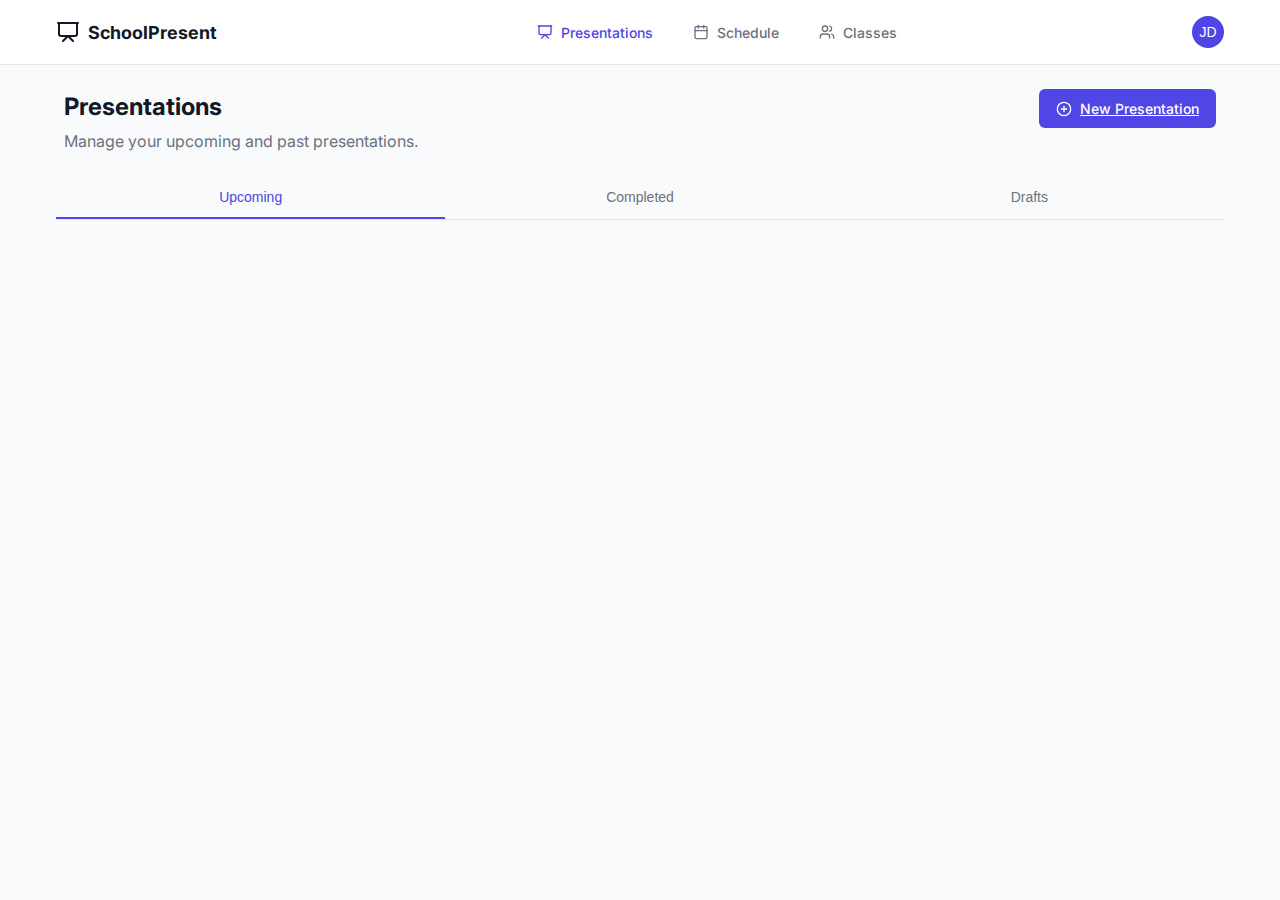
<file: index.html>
<!DOCTYPE html>
<html lang="en">
<head>
  <meta charset="UTF-8">
  <meta name="viewport" content="width=device-width, initial-scale=1.0">
  <title>SchoolPresent - Presentations Management</title>
  <link rel="stylesheet" href="styles.css">
  <link rel="stylesheet" href="https://fonts.googleapis.com/css2?family=Inter:wght@400;500;600;700&display=swap">
</head>
<body>
  <div id="app">
    <header id="header">
      <div class="header">
        <div class="container header-container">
          <div class="logo">
            <svg xmlns="http://www.w3.org/2000/svg" width="24" height="24" viewBox="0 0 24 24" fill="none" stroke="currentColor" stroke-width="2" stroke-linecap="round" stroke-linejoin="round" class="icon">
              <path d="M2 3h20"></path>
              <path d="M21 3v11a2 2 0 0 1-2 2H5a2 2 0 0 1-2-2V3"></path>
              <path d="m7 21 5-5 5 5"></path>
            </svg>
            <span class="logo-text">SchoolPresent</span>
          </div>
          <nav class="main-nav">
            <ul class="nav-list">
              <li class="nav-item active">
                <a href="#" class="nav-link">
                  <svg xmlns="http://www.w3.org/2000/svg" width="16" height="16" viewBox="0 0 24 24" fill="none" stroke="currentColor" stroke-width="2" stroke-linecap="round" stroke-linejoin="round" class="icon">
                    <path d="M2 3h20"></path>
                    <path d="M21 3v11a2 2 0 0 1-2 2H5a2 2 0 0 1-2-2V3"></path>
                    <path d="m7 21 5-5 5 5"></path>
                  </svg>
                  Presentations
                </a>
              </li>
              <li class="nav-item">
                <a href="schedule.html" class="nav-link">
                  <svg xmlns="http://www.w3.org/2000/svg" width="16" height="16" viewBox="0 0 24 24" fill="none" stroke="currentColor" stroke-width="2" stroke-linecap="round" stroke-linejoin="round" class="icon">
                    <rect width="18" height="18" x="3" y="4" rx="2" ry="2"></rect>
                    <line x1="16" x2="16" y1="2" y2="6"></line>
                    <line x1="8" x2="8" y1="2" y2="6"></line>
                    <line x1="3" x2="21" y1="10" y2="10"></line>
                  </svg>
                  Schedule
                </a>
              </li>
              <li class="nav-item">
                <a href="classes.html" class="nav-link">
                  <svg xmlns="http://www.w3.org/2000/svg" width="16" height="16" viewBox="0 0 24 24" fill="none" stroke="currentColor" stroke-width="2" stroke-linecap="round" stroke-linejoin="round" class="icon">
                    <path d="M16 21v-2a4 4 0 0 0-4-4H6a4 4 0 0 0-4 4v2"></path>
                    <circle cx="9" cy="7" r="4"></circle>
                    <path d="M22 21v-2a4 4 0 0 0-3-3.87"></path>
                    <path d="M16 3.13a4 4 0 0 1 0 7.75"></path>
                  </svg>
                  Classes
                </a>
              </li>
            </ul>
          </nav>
          <div class="user-menu">
            <button class="user-menu-button" id="userMenuButton">
              <div class="avatar">JD</div>
            </button>
            <div class="dropdown-menu" id="userDropdown">
              <div class="dropdown-header">
                <p class="user-name">John Doe</p>
                <p class="user-email">john.doe@school.edu</p>
              </div>
              <ul class="dropdown-list">
                <li class="dropdown-item">
                  <a href="#" class="dropdown-link">
                    <svg xmlns="http://www.w3.org/2000/svg" width="16" height="16" viewBox="0 0 24 24" fill="none" stroke="currentColor" stroke-width="2" stroke-linecap="round" stroke-linejoin="round" class="icon">
                      <path d="M19 21v-2a4 4 0 0 0-4-4H9a4 4 0 0 0-4 4v2"></path>
                      <circle cx="12" cy="7" r="4"></circle>
                    </svg>
                    Profile
                  </a>
                </li>
                <li class="dropdown-item">
                  <a href="#" class="dropdown-link">
                    <svg xmlns="http://www.w3.org/2000/svg" width="16" height="16" viewBox="0 0 24 24" fill="none" stroke="currentColor" stroke-width="2" stroke-linecap="round" stroke-linejoin="round" class="icon">
                      <path d="M12.22 2h-.44a2 2 0 0 0-2 2v.18a2 2 0 0 1-1 1.73l-.43.25a2 2 0 0 1-2 0l-.15-.08a2 2 0 0 0-2.73.73l-.22.38a2 2 0 0 0 .73 2.73l.15.1a2 2 0 0 1 1 1.72v.51a2 2 0 0 1-1 1.74l-.15.09a2 2 0 0 0-.73 2.73l.22.38a2 2 0 0 0 2.73.73l.15-.08a2 2 0 0 1 2 0l.43.25a2 2 0 0 1 1 1.73V20a2 2 0 0 0 2 2h.44a2 2 0 0 0 2-2v-.18a2 2 0 0 1 1-1.73l.43-.25a2 2 0 0 1 2 0l.15.08a2 2 0 0 0 2.73-.73l.22-.39a2 2 0 0 0-.73-2.73l-.15-.08a2 2 0 0 1-1-1.74v-.5a2 2 0 0 1 1-1.74l.15-.09a2 2 0 0 0 .73-2.73l-.22-.38a2 2 0 0 0-2.73-.73l-.15.08a2 2 0 0 1-2 0l-.43-.25a2 2 0 0 1-1-1.73V4a2 2 0 0 0-2-2z"></path>
                      <circle cx="12" cy="12" r="3"></circle>
                    </svg>
                    Settings
                  </a>
                </li>
                <li class="dropdown-item">
                  <a href="#" class="dropdown-link">
                    <svg xmlns="http://www.w3.org/2000/svg" width="16" height="16" viewBox="0 0 24 24" fill="none" stroke="currentColor" stroke-width="2" stroke-linecap="round" stroke-linejoin="round" class="icon">
                      <path d="M9 21H5a2 2 0 0 1-2-2V5a2 2 0 0 1 2-2h4"></path>
                      <polyline points="16 17 21 12 16 7"></polyline>
                      <line x1="21" y1="12" x2="9" y2="12"></line>
                    </svg>
                    Log out
                  </a>
                </li>
              </ul>
            </div>
          </div>
        </div>
      </div>
    </header>
    <main id="main">
      <div class="main-content">
        <div class="container">
          <div class="dashboard-header">
            <div>
              <h1 class="page-title">Presentations</h1>
              <p class="page-description">Manage your upcoming and past presentations.</p>
            </div>
            <a href="add-presentation.html" class="button primary">
              <svg xmlns="http://www.w3.org/2000/svg" width="16" height="16" viewBox="0 0 24 24" fill="none" stroke="currentColor" stroke-width="2" stroke-linecap="round" stroke-linejoin="round" class="icon">
                <circle cx="12" cy="12" r="10"></circle>
                <line x1="12" y1="8" x2="12" y2="16"></line>
                <line x1="8" y1="12" x2="16" y2="12"></line>
              </svg>
              New Presentation
            </a>
          </div>

          <div class="tabs">
            <button class="tab-button active" data-tab="upcoming">Upcoming</button>
            <button class="tab-button" data-tab="completed">Completed</button>
            <button class="tab-button" data-tab="drafts">Drafts</button>
          </div>

          <div class="presentations-list" id="presentationsList">
            <!-- Presentation cards will be dynamically inserted here -->
          </div>
        </div>
      </div>
      <div class="modal" id="newPresentationModal">
        <div class="modal-content">
          <div class="modal-header">
            <h2 class="modal-title">New Presentation</h2>
            <button class="close-button" id="closeModalBtn">×</button>
          </div>
          <div class="modal-body">
            <form id="presentationForm">
              <div class="form-group">
                <label for="title" class="form-label">Title</label>
                <input type="text" id="title" name="title" class="form-input" placeholder="Enter presentation title" required>
              </div>

              <div class="form-row">
                <div class="form-group">
                  <label for="subject" class="form-label">Subject</label>
                  <select id="subject" name="subject" class="form-select" required>
                    <option value="" disabled selected>Select subject</option>
                    <option value="mathematics">Mathematics</option>
                    <option value="science">Science</option>
                    <option value="history">History</option>
                    <option value="english">English</option>
                    <option value="art">Art</option>
                    <option value="music">Music</option>
                    <option value="physical_education">Physical Education</option>
                    <option value="other">Other</option>
                  </select>
                </div>
                <div class="form-group">
                  <label for="presenter" class="form-label">Presenter</label>
                  <input type="text" id="presenter" name="presenter" class="form-input" placeholder="Enter presenter name" required>
                </div>
              </div>

              <div class="form-row">
                <div class="form-group">
                  <label for="date" class="form-label">Date</label>
                  <input type="date" id="date" name="date" class="form-input" required>
                </div>
                <div class="form-group">
                  <label for="time" class="form-label">Time</label>
                  <input type="time" id="time" name="time" class="form-input" required>
                </div>
                <div class="form-group">
                  <label for="duration" class="form-label">Duration (minutes)</label>
                  <select id="duration" name="duration" class="form-select" required>
                    <option value="15">15 minutes</option>
                    <option value="30" selected>30 minutes</option>
                    <option value="45">45 minutes</option>
                    <option value="60">60 minutes</option>
                    <option value="90">90 minutes</option>
                  </select>
                </div>
              </div>

              <div class="form-group">
                <label for="description" class="form-label">Description</label>
                <textarea id="description" name="description" class="form-textarea" placeholder="Enter a brief description of the presentation" rows="4"></textarea>
                <p class="form-hint">Provide a brief overview of what the presentation will cover.</p>
              </div>

              <div class="form-actions">
                <button type="button" class="button secondary" id="cancelBtn">Cancel</button>
                <button type="submit" class="button primary">Create Presentation</button>
              </div>
            </form>
          </div>
        </div>
      </div>
    </main>
  </div>

  <!-- Load the application -->
  <script type="module">
    import App from './core/App.js';
    // App is initialized in the module
  </script>
</body>
</html>
</file>
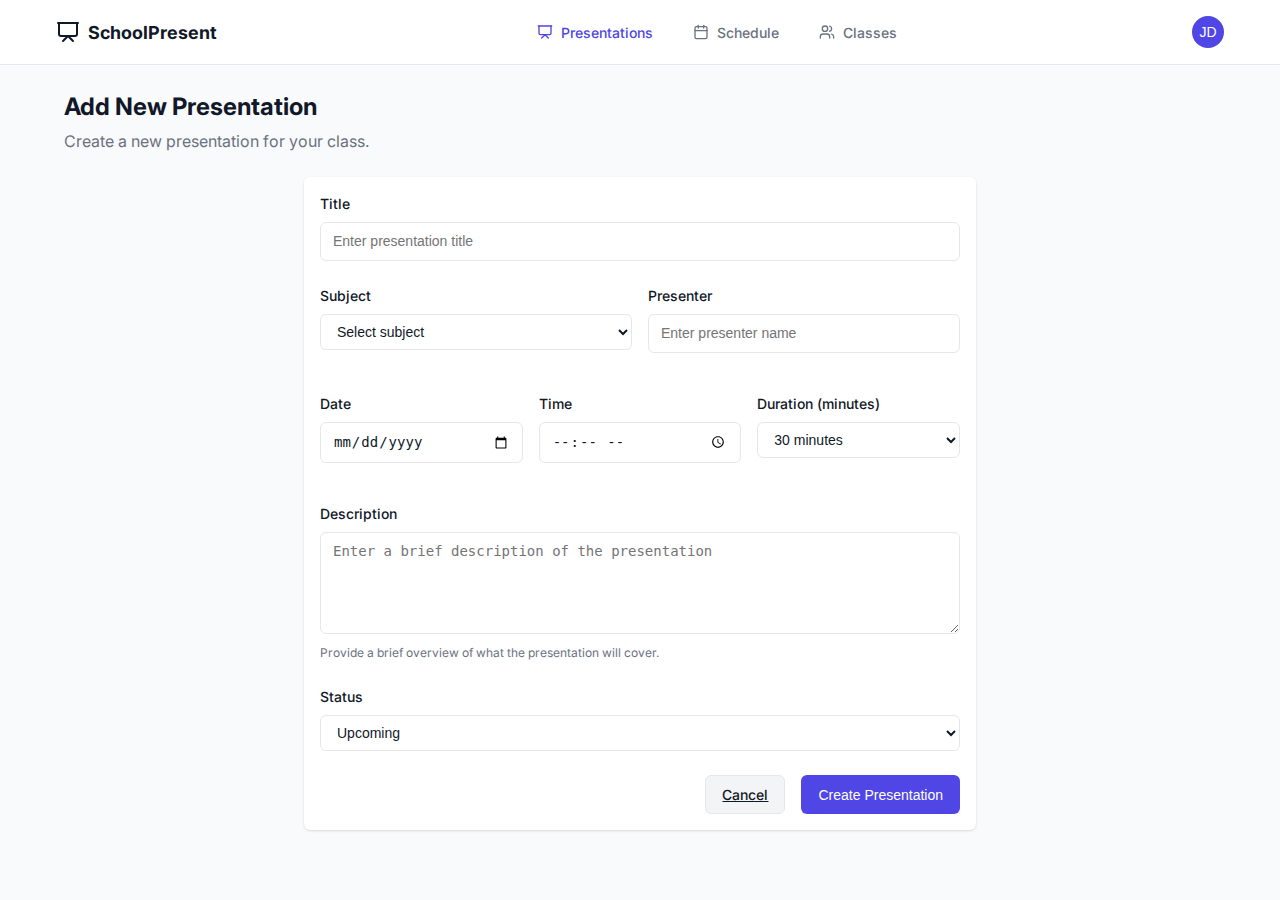
<file: add-presentation.html>
<!DOCTYPE html>
<html lang="en">
<head>
  <meta charset="UTF-8">
  <meta name="viewport" content="width=device-width, initial-scale=1.0">
  <title>Add New Presentation - SchoolPresent</title>
  <link rel="stylesheet" href="styles.css">
  <link rel="stylesheet" href="https://fonts.googleapis.com/css2?family=Inter:wght@400;500;600;700&display=swap">
</head>
<body>
  <div class="app-container">
    <!-- Header/Navigation -->
    <header class="header">
      <div class="container header-container">
        <div class="logo">
          <svg xmlns="http://www.w3.org/2000/svg" width="24" height="24" viewBox="0 0 24 24" fill="none" stroke="currentColor" stroke-width="2" stroke-linecap="round" stroke-linejoin="round" class="icon">
            <path d="M2 3h20"></path>
            <path d="M21 3v11a2 2 0 0 1-2 2H5a2 2 0 0 1-2-2V3"></path>
            <path d="m7 21 5-5 5 5"></path>
          </svg>
          <span class="logo-text">SchoolPresent</span>
        </div>
        <nav class="main-nav">
          <ul class="nav-list">
            <li class="nav-item active">
              <a href="index.html" class="nav-link">
                <svg xmlns="http://www.w3.org/2000/svg" width="16" height="16" viewBox="0 0 24 24" fill="none" stroke="currentColor" stroke-width="2" stroke-linecap="round" stroke-linejoin="round" class="icon">
                  <path d="M2 3h20"></path>
                  <path d="M21 3v11a2 2 0 0 1-2 2H5a2 2 0 0 1-2-2V3"></path>
                  <path d="m7 21 5-5 5 5"></path>
                </svg>
                Presentations
              </a>
            </li>
            <li class="nav-item">
              <a href="schedule.html" class="nav-link">
                <svg xmlns="http://www.w3.org/2000/svg" width="16" height="16" viewBox="0 0 24 24" fill="none" stroke="currentColor" stroke-width="2" stroke-linecap="round" stroke-linejoin="round" class="icon">
                  <rect width="18" height="18" x="3" y="4" rx="2" ry="2"></rect>
                  <line x1="16" x2="16" y1="2" y2="6"></line>
                  <line x1="8" x2="8" y1="2" y2="6"></line>
                  <line x1="3" x2="21" y1="10" y2="10"></line>
                </svg>
                Schedule
              </a>
            </li>
            <li class="nav-item">
              <a href="classes.html" class="nav-link">
                <svg xmlns="http://www.w3.org/2000/svg" width="16" height="16" viewBox="0 0 24 24" fill="none" stroke="currentColor" stroke-width="2" stroke-linecap="round" stroke-linejoin="round" class="icon">
                  <path d="M16 21v-2a4 4 0 0 0-4-4H6a4 4 0 0 0-4 4v2"></path>
                  <circle cx="9" cy="7" r="4"></circle>
                  <path d="M22 21v-2a4 4 0 0 0-3-3.87"></path>
                  <path d="M16 3.13a4 4 0 0 1 0 7.75"></path>
                </svg>
                Classes
              </a>
            </li>
          </ul>
        </nav>
        <div class="user-menu">
          <button class="user-menu-button" id="userMenuButton">
            <div class="avatar">JD</div>
          </button>
          <div class="dropdown-menu" id="userDropdown">
            <div class="dropdown-header">
              <p class="user-name">John Doe</p>
              <p class="user-email">john.doe@school.edu</p>
            </div>
            <ul class="dropdown-list">
              <li class="dropdown-item">
                <a href="#" class="dropdown-link">Profile</a>
              </li>
              <li class="dropdown-item">
                <a href="#" class="dropdown-link">Settings</a>
              </li>
              <li class="dropdown-item">
                <a href="#" class="dropdown-link">Log out</a>
              </li>
            </ul>
          </div>
        </div>
      </div>
    </header>

    <!-- Main Content -->
    <main class="main-content">
      <div class="container">
        <!-- Page Header -->
        <div class="dashboard-header">
          <div>
            <h1 class="page-title">Add New Presentation</h1>
            <p class="page-description">Create a new presentation for your class.</p>
          </div>
        </div>

        <!-- Add Presentation Form -->
        <div class="card max-w-2xl mx-auto">
          <div class="card-body">
            <form id="addPresentationForm" class="space-y-6">
              <div class="form-group">
                <label for="title" class="form-label">Title</label>
                <input type="text" id="title" name="title" class="form-input" placeholder="Enter presentation title" required>
              </div>
              
              <div class="form-row">
                <div class="form-group">
                  <label for="subject" class="form-label">Subject</label>
                  <select id="subject" name="subject" class="form-select" required>
                    <option value="" disabled selected>Select subject</option>
                    <option value="mathematics">Mathematics</option>
                    <option value="science">Science</option>
                    <option value="history">History</option>
                    <option value="english">English</option>
                    <option value="art">Art</option>
                    <option value="music">Music</option>
                    <option value="physical_education">Physical Education</option>
                    <option value="other">Other</option>
                  </select>
                </div>
                <div class="form-group">
                  <label for="presenter" class="form-label">Presenter</label>
                  <input type="text" id="presenter" name="presenter" class="form-input" placeholder="Enter presenter name" required>
                </div>
              </div>
              
              <div class="form-row three-columns">
                <div class="form-group">
                  <label for="date" class="form-label">Date</label>
                  <input type="date" id="date" name="date" class="form-input" required>
                </div>
                <div class="form-group">
                  <label for="time" class="form-label">Time</label>
                  <input type="time" id="time" name="time" class="form-input" required>
                </div>
                <div class="form-group">
                  <label for="duration" class="form-label">Duration (minutes)</label>
                  <select id="duration" name="duration" class="form-select" required>
                    <option value="15">15 minutes</option>
                    <option value="30" selected>30 minutes</option>
                    <option value="45">45 minutes</option>
                    <option value="60">60 minutes</option>
                    <option value="90">90 minutes</option>
                  </select>
                </div>
              </div>
              
              <div class="form-group">
                <label for="description" class="form-label">Description</label>
                <textarea id="description" name="description" class="form-textarea" placeholder="Enter a brief description of the presentation" rows="4"></textarea>
                <p class="form-hint">Provide a brief overview of what the presentation will cover.</p>
              </div>

              <div class="form-group">
                <label for="status" class="form-label">Status</label>
                <select id="status" name="status" class="form-select" required>
                  <option value="upcoming" selected>Upcoming</option>
                  <option value="draft">Draft</option>
                </select>
              </div>
              
              <div class="form-actions">
                <a href="index.html" class="button secondary">Cancel</a>
                <button type="submit" class="button primary">Create Presentation</button>
              </div>
            </form>
          </div>
        </div>
      </div>
    </main>
  </div>

  <script type="module" src="add-presentation.js"></script>
</body>
</html>
</file>
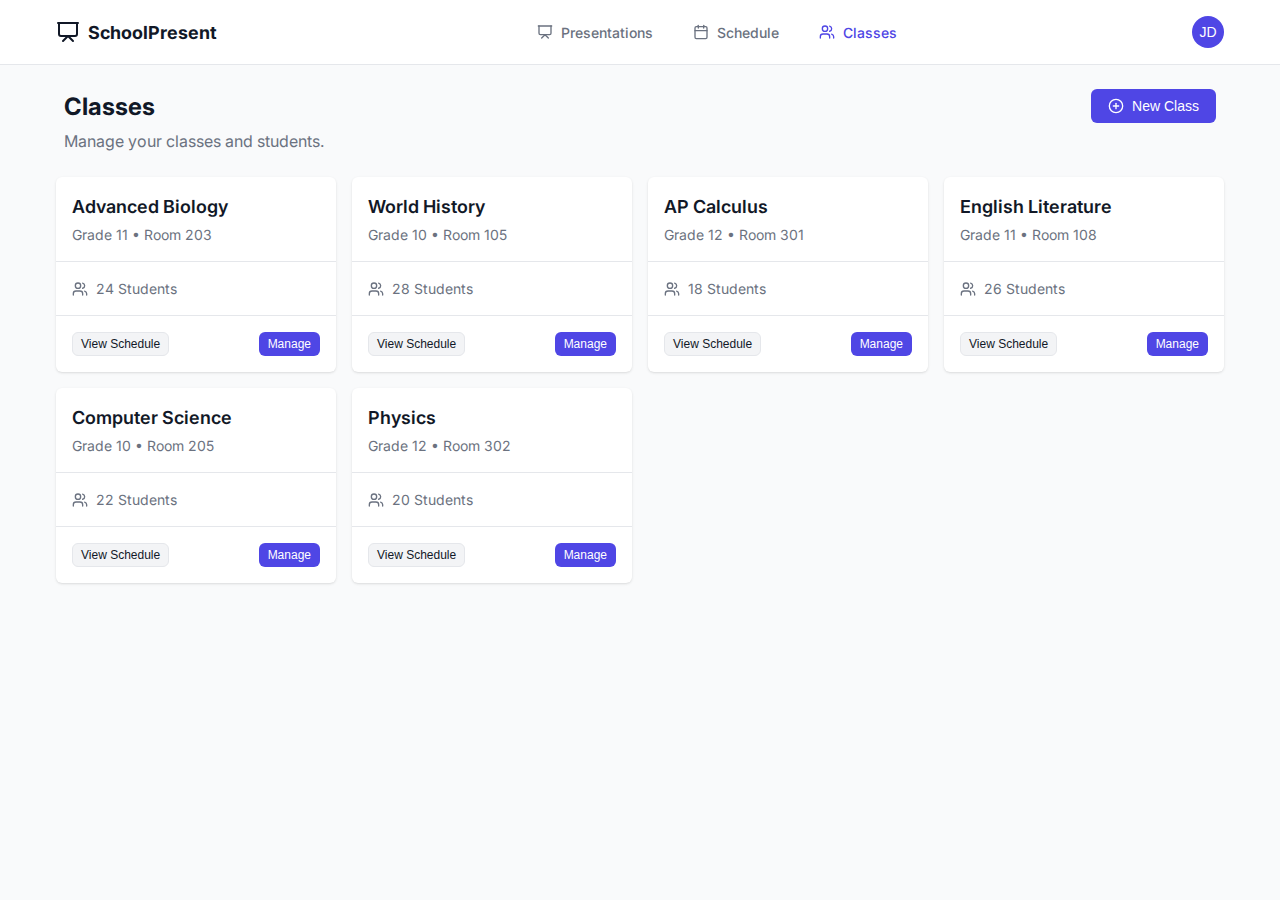
<file: classes.html>
<!DOCTYPE html>
<html lang="en">
<head>
  <meta charset="UTF-8">
  <meta name="viewport" content="width=device-width, initial-scale=1.0">
  <title>SchoolPresent - Classes</title>
  <link rel="stylesheet" href="styles.css">
  <link rel="stylesheet" href="https://fonts.googleapis.com/css2?family=Inter:wght@400;500;600;700&display=swap">
</head>
<body>
  <div class="app-container">
    <!-- Header/Navigation -->
    <header class="header">
      <div class="container header-container">
        <div class="logo">
          <svg xmlns="http://www.w3.org/2000/svg" width="24" height="24" viewBox="0 0 24 24" fill="none" stroke="currentColor" stroke-width="2" stroke-linecap="round" stroke-linejoin="round" class="icon">
            <path d="M2 3h20"></path>
            <path d="M21 3v11a2 2 0 0 1-2 2H5a2 2 0 0 1-2-2V3"></path>
            <path d="m7 21 5-5 5 5"></path>
          </svg>
          <span class="logo-text">SchoolPresent</span>
        </div>
        <nav class="main-nav">
          <ul class="nav-list">
            <li class="nav-item">
              <a href="index.html" class="nav-link">
                <svg xmlns="http://www.w3.org/2000/svg" width="16" height="16" viewBox="0 0 24 24" fill="none" stroke="currentColor" stroke-width="2" stroke-linecap="round" stroke-linejoin="round" class="icon">
                  <path d="M2 3h20"></path>
                  <path d="M21 3v11a2 2 0 0 1-2 2H5a2 2 0 0 1-2-2V3"></path>
                  <path d="m7 21 5-5 5 5"></path>
                </svg>
                Presentations
              </a>
            </li>
            <li class="nav-item">
              <a href="schedule.html" class="nav-link">
                <svg xmlns="http://www.w3.org/2000/svg" width="16" height="16" viewBox="0 0 24 24" fill="none" stroke="currentColor" stroke-width="2" stroke-linecap="round" stroke-linejoin="round" class="icon">
                  <rect width="18" height="18" x="3" y="4" rx="2" ry="2"></rect>
                  <line x1="16" x2="16" y1="2" y2="6"></line>
                  <line x1="8" x2="8" y1="2" y2="6"></line>
                  <line x1="3" x2="21" y1="10" y2="10"></line>
                </svg>
                Schedule
              </a>
            </li>
            <li class="nav-item active">
              <a href="#" class="nav-link">
                <svg xmlns="http://www.w3.org/2000/svg" width="16" height="16" viewBox="0 0 24 24" fill="none" stroke="currentColor" stroke-width="2" stroke-linecap="round" stroke-linejoin="round" class="icon">
                  <path d="M16 21v-2a4 4 0 0 0-4-4H6a4 4 0 0 0-4 4v2"></path>
                  <circle cx="9" cy="7" r="4"></circle>
                  <path d="M22 21v-2a4 4 0 0 0-3-3.87"></path>
                  <path d="M16 3.13a4 4 0 0 1 0 7.75"></path>
                </svg>
                Classes
              </a>
            </li>
          </ul>
        </nav>
        <div class="user-menu">
          <button class="user-menu-button" id="userMenuButton">
            <div class="avatar">JD</div>
          </button>
          <div class="dropdown-menu" id="userDropdown">
            <div class="dropdown-header">
              <p class="user-name">John Doe</p>
              <p class="user-email">john.doe@school.edu</p>
            </div>
            <ul class="dropdown-list">
              <li class="dropdown-item">
                <a href="#" class="dropdown-link">
                  <svg xmlns="http://www.w3.org/2000/svg" width="16" height="16" viewBox="0 0 24 24" fill="none" stroke="currentColor" stroke-width="2" stroke-linecap="round" stroke-linejoin="round" class="icon">
                    <path d="M19 21v-2a4 4 0 0 0-4-4H9a4 4 0 0 0-4 4v2"></path>
                    <circle cx="12" cy="7" r="4"></circle>
                  </svg>
                  Profile
                </a>
              </li>
              <li class="dropdown-item">
                <a href="#" class="dropdown-link">
                  <svg xmlns="http://www.w3.org/2000/svg" width="16" height="16" viewBox="0 0 24 24" fill="none" stroke="currentColor" stroke-width="2" stroke-linecap="round" stroke-linejoin="round" class="icon">
                    <path d="M12.22 2h-.44a2 2 0 0 0-2 2v.18a2 2 0 0 1-1 1.73l-.43.25a2 2 0 0 1-2 0l-.15-.08a2 2 0 0 0-2.73.73l-.22.38a2 2 0 0 0 .73 2.73l.15.1a2 2 0 0 1 1 1.72v.51a2 2 0 0 1-1 1.74l-.15.09a2 2 0 0 0-.73 2.73l.22.38a2 2 0 0 0 2.73.73l.15-.08a2 2 0 0 1 2 0l.43.25a2 2 0 0 1 1 1.73V20a2 2 0 0 0 2 2h.44a2 2 0 0 0 2-2v-.18a2 2 0 0 1 1-1.73l.43-.25a2 2 0 0 1 2 0l.15.08a2 2 0 0 0 2.73-.73l.22-.39a2 2 0 0 0-.73-2.73l-.15-.08a2 2 0 0 1-1-1.74v-.5a2 2 0 0 1 1-1.74l.15-.09a2 2 0 0 0 .73-2.73l-.22-.38a2 2 0 0 0-2.73-.73l-.15.08a2 2 0 0 1-2 0l-.43-.25a2 2 0 0 1-1-1.73V4a2 2 0 0 0-2-2z"></path>
                    <circle cx="12" cy="12" r="3"></circle>
                  </svg>
                  Settings
                </a>
              </li>
              <li class="dropdown-item">
                <a href="#" class="dropdown-link">
                  <svg xmlns="http://www.w3.org/2000/svg" width="16" height="16" viewBox="0 0 24 24" fill="none" stroke="currentColor" stroke-width="2" stroke-linecap="round" stroke-linejoin="round" class="icon">
                    <path d="M9 21H5a2 2 0 0 1-2-2V5a2 2 0 0 1 2-2h4"></path>
                    <polyline points="16 17 21 12 16 7"></polyline>
                    <line x1="21" y1="12" x2="9" y2="12"></line>
                  </svg>
                  Log out
                </a>
              </li>
            </ul>
          </div>
        </div>
      </div>
    </header>

    <!-- Main Content -->
    <main class="main-content">
      <div class="container">
        <!-- Dashboard Header -->
        <div class="dashboard-header">
          <div>
            <h1 class="page-title">Classes</h1>
            <p class="page-description">Manage your classes and students.</p>
          </div>
          <button class="button primary" id="newClassBtn">
            <svg xmlns="http://www.w3.org/2000/svg" width="16" height="16" viewBox="0 0 24 24" fill="none" stroke="currentColor" stroke-width="2" stroke-linecap="round" stroke-linejoin="round" class="icon">
              <circle cx="12" cy="12" r="10"></circle>
              <line x1="12" y1="8" x2="12" y2="16"></line>
              <line x1="8" y1="12" x2="16" y2="12"></line>
            </svg>
            New Class
          </button>
        </div>

        <!-- Classes Grid -->
        <div class="classes-grid">
          <div class="class-card">
            <div class="class-card-header">
              <h3 class="class-title">Advanced Biology</h3>
              <p class="class-details">Grade 11 • Room 203</p>
            </div>
            <div class="class-card-body">
              <div class="class-info">
                <svg xmlns="http://www.w3.org/2000/svg" width="16" height="16" viewBox="0 0 24 24" fill="none" stroke="currentColor" stroke-width="2" stroke-linecap="round" stroke-linejoin="round" class="icon">
                  <path d="M16 21v-2a4 4 0 0 0-4-4H6a4 4 0 0 0-4 4v2"></path>
                  <circle cx="9" cy="7" r="4"></circle>
                  <path d="M22 21v-2a4 4 0 0 0-3-3.87"></path>
                  <path d="M16 3.13a4 4 0 0 1 0 7.75"></path>
                </svg>
                <span>24 Students</span>
              </div>
            </div>
            <div class="class-card-footer">
              <button class="button secondary small">View Schedule</button>
              <button class="button primary small">Manage</button>
            </div>
          </div>
          
          <div class="class-card">
            <div class="class-card-header">
              <h3 class="class-title">World History</h3>
              <p class="class-details">Grade 10 • Room 105</p>
            </div>
            <div class="class-card-body">
              <div class="class-info">
                <svg xmlns="http://www.w3.org/2000/svg" width="16" height="16" viewBox="0 0 24 24" fill="none" stroke="currentColor" stroke-width="2" stroke-linecap="round" stroke-linejoin="round" class="icon">
                  <path d="M16 21v-2a4 4 0 0 0-4-4H6a4 4 0 0 0-4 4v2"></path>
                  <circle cx="9" cy="7" r="4"></circle>
                  <path d="M22 21v-2a4 4 0 0 0-3-3.87"></path>
                  <path d="M16 3.13a4 4 0 0 1 0 7.75"></path>
                </svg>
                <span>28 Students</span>
              </div>
            </div>
            <div class="class-card-footer">
              <button class="button secondary small">View Schedule</button>
              <button class="button primary small">Manage</button>
            </div>
          </div>
          
          <div class="class-card">
            <div class="class-card-header">
              <h3 class="class-title">AP Calculus</h3>
              <p class="class-details">Grade 12 • Room 301</p>
            </div>
            <div class="class-card-body">
              <div class="class-info">
                <svg xmlns="http://www.w3.org/2000/svg" width="16" height="16" viewBox="0 0 24 24" fill="none" stroke="currentColor" stroke-width="2" stroke-linecap="round" stroke-linejoin="round" class="icon">
                  <path d="M16 21v-2a4 4 0 0 0-4-4H6a4 4 0 0 0-4 4v2"></path>
                  <circle cx="9" cy="7" r="4"></circle>
                  <path d="M22 21v-2a4 4 0 0 0-3-3.87"></path>
                  <path d="M16 3.13a4 4 0 0 1 0 7.75"></path>
                </svg>
                <span>18 Students</span>
              </div>
            </div>
            <div class="class-card-footer">
              <button class="button secondary small">View Schedule</button>
              <button class="button primary small">Manage</button>
            </div>
          </div>
          
          <div class="class-card">
            <div class="class-card-header">
              <h3 class="class-title">English Literature</h3>
              <p class="class-details">Grade 11 • Room 108</p>
            </div>
            <div class="class-card-body">
              <div class="class-info">
                <svg xmlns="http://www.w3.org/2000/svg" width="16" height="16" viewBox="0 0 24 24" fill="none" stroke="currentColor" stroke-width="2" stroke-linecap="round" stroke-linejoin="round" class="icon">
                  <path d="M16 21v-2a4 4 0 0 0-4-4H6a4 4 0 0 0-4 4v2"></path>
                  <circle cx="9" cy="7" r="4"></circle>
                  <path d="M22 21v-2a4 4 0 0 0-3-3.87"></path>
                  <path d="M16 3.13a4 4 0 0 1 0 7.75"></path>
                </svg>
                <span>26 Students</span>
              </div>
            </div>
            <div class="class-card-footer">
              <button class="button secondary small">View Schedule</button>
              <button class="button primary small">Manage</button>
            </div>
          </div>
          
          <div class="class-card">
            <div class="class-card-header">
              <h3 class="class-title">Computer Science</h3>
              <p class="class-details">Grade 10 • Room 205</p>
            </div>
            <div class="class-card-body">
              <div class="class-info">
                <svg xmlns="http://www.w3.org/2000/svg" width="16" height="16" viewBox="0 0 24 24" fill="none" stroke="currentColor" stroke-width="2" stroke-linecap="round" stroke-linejoin="round" class="icon">
                  <path d="M16 21v-2a4 4 0 0 0-4-4H6a4 4 0 0 0-4 4v2"></path>
                  <circle cx="9" cy="7" r="4"></circle>
                  <path d="M22 21v-2a4 4 0 0 0-3-3.87"></path>
                  <path d="M16 3.13a4 4 0 0 1 0 7.75"></path>
                </svg>
                <span>22 Students</span>
              </div>
            </div>
            <div class="class-card-footer">
              <button class="button secondary small">View Schedule</button>
              <button class="button primary small">Manage</button>
            </div>
          </div>
          
          <div class="class-card">
            <div class="class-card-header">
              <h3 class="class-title">Physics</h3>
              <p class="class-details">Grade 12 • Room 302</p>
            </div>
            <div class="class-card-body">
              <div class="class-info">
                <svg xmlns="http://www.w3.org/2000/svg" width="16" height="16" viewBox="0 0 24 24" fill="none" stroke="currentColor" stroke-width="2" stroke-linecap="round" stroke-linejoin="round" class="icon">
                  <path d="M16 21v-2a4 4 0 0 0-4-4H6a4 4 0 0 0-4 4v2"></path>
                  <circle cx="9" cy="7" r="4"></circle>
                  <path d="M22 21v-2a4 4 0 0 0-3-3.87"></path>
                  <path d="M16 3.13a4 4 0 0 1 0 7.75"></path>
                </svg>
                <span>20 Students</span>
              </div>
            </div>
            <div class="class-card-footer">
              <button class="button secondary small">View Schedule</button>
              <button class="button primary small">Manage</button>
            </div>
          </div>
        </div>
      </div>
    </main>

    <script src="script.js"></script>
  </div>
</body>
</html>
</file>
<file: styles.css>
/* Base Styles */
:root {
  --primary: #4f46e5;
  --primary-hover: #4338ca;
  --secondary: #f3f4f6;
  --secondary-hover: #e5e7eb;
  --success: #10b981;
  --danger: #ef4444;
  --warning: #f59e0b;
  --info: #3b82f6;
  --text: #111827;
  --text-secondary: #6b7280;
  --background: #ffffff;
  --background-secondary: #f9fafb;
  --border: #e5e7eb;
  --border-focus: #a5b4fc;
  --shadow: rgba(0, 0, 0, 0.1);
  --radius: 0.375rem;
  --transition: 0.2s ease;
}

* {
  margin: 0;
  padding: 0;
  box-sizing: border-box;
}

body {
  font-family: "Inter", -apple-system, BlinkMacSystemFont, "Segoe UI", Roboto, Oxygen, Ubuntu, Cantarell, "Open Sans",
    "Helvetica Neue", sans-serif;
  color: var(--text);
  background-color: var(--background-secondary);
  line-height: 1.5;
}

.container {
  width: 100%;
  max-width: 1200px;
  margin: 0 auto;
  padding: 0 1rem;
}

.icon {
  display: inline-block;
  vertical-align: middle;
}

/* Header Styles */
.header {
  background-color: var(--background);
  border-bottom: 1px solid var(--border);
  position: sticky;
  top: 0;
  z-index: 40;
}

.header-container {
  display: flex;
  align-items: center;
  justify-content: space-between;
  height: 4rem;
}

.logo {
  display: flex;
  align-items: center;
  gap: 0.5rem;
  margin-right: 1.5rem;
}

.logo-text {
  font-weight: 700;
  font-size: 1.125rem;
}

.main-nav {
  display: none;
}

.nav-list {
  display: flex;
  list-style: none;
  gap: 1rem;
}

.nav-item {
  position: relative;
}

.nav-link {
  display: flex;
  align-items: center;
  gap: 0.5rem;
  padding: 0.5rem 0.75rem;
  color: var(--text-secondary);
  text-decoration: none;
  font-size: 0.875rem;
  font-weight: 500;
  border-radius: var(--radius);
  transition: color var(--transition);
}

.nav-link:hover {
  color: var(--text);
}

.nav-item.active .nav-link {
  color: var(--primary);
}

.user-menu {
  position: relative;
}

.user-menu-button {
  background: none;
  border: none;
  cursor: pointer;
  padding: 0;
}

.avatar {
  width: 2rem;
  height: 2rem;
  border-radius: 50%;
  background-color: var(--primary);
  color: white;
  display: flex;
  align-items: center;
  justify-content: center;
  font-weight: 500;
  font-size: 0.875rem;
}

.dropdown-menu {
  position: absolute;
  top: calc(100% + 0.5rem);
  right: 0;
  width: 14rem;
  background-color: var(--background);
  border-radius: var(--radius);
  box-shadow: 0 4px 6px -1px var(--shadow), 0 2px 4px -1px var(--shadow);
  overflow: hidden;
  display: none;
  z-index: 50;
}

.dropdown-menu.show {
  display: block;
}

.dropdown-header {
  padding: 0.75rem 1rem;
  border-bottom: 1px solid var(--border);
}

.user-name {
  font-weight: 500;
  font-size: 0.875rem;
}

.user-email {
  font-size: 0.75rem;
  color: var(--text-secondary);
}

.dropdown-list {
  list-style: none;
}

.dropdown-item {
  border-bottom: 1px solid var(--border);
}

.dropdown-item:last-child {
  border-bottom: none;
}

.dropdown-link {
  display: flex;
  align-items: center;
  gap: 0.5rem;
  padding: 0.75rem 1rem;
  color: var(--text);
  text-decoration: none;
  font-size: 0.875rem;
  transition: background-color var(--transition);
}

.dropdown-link:hover {
  background-color: var(--secondary);
}

/* Main Content Styles */
.main-content {
  padding: 1.5rem 0;
}

.dashboard-header {
  display: flex;
  align-items: flex-start;
  justify-content: space-between;
  margin-bottom: 1.5rem;
  padding: 0 0.5rem;
}

.page-title {
  font-size: 1.5rem;
  font-weight: 700;
  margin-bottom: 0.25rem;
}

.page-description {
  color: var(--text-secondary);
}

/* Button Styles */
.button {
  display: inline-flex;
  align-items: center;
  justify-content: center;
  gap: 0.5rem;
  padding: 0.5rem 1rem;
  font-size: 0.875rem;
  font-weight: 500;
  border-radius: var(--radius);
  border: 1px solid transparent;
  cursor: pointer;
  transition: background-color var(--transition), color var(--transition), border-color var(--transition);
}

.button.primary {
  background-color: var(--primary);
  color: white;
}

.button.primary:hover {
  background-color: var(--primary-hover);
}

.button.secondary {
  background-color: var(--secondary);
  color: var(--text);
  border-color: var(--border);
}

.button.secondary:hover {
  background-color: var(--secondary-hover);
}

.button.small {
  padding: 0.25rem 0.5rem;
  font-size: 0.75rem;
}

/* Tabs Styles */
.tabs {
  display: flex;
  border-bottom: 1px solid var(--border);
  margin-bottom: 1.5rem;
}

.tab-button {
  flex: 1;
  padding: 0.75rem 0;
  background: none;
  border: none;
  border-bottom: 2px solid transparent;
  font-size: 0.875rem;
  font-weight: 500;
  color: var(--text-secondary);
  cursor: pointer;
  transition: color var(--transition), border-color var(--transition);
}

.tab-button:hover {
  color: var(--text);
}

.tab-button.active {
  color: var(--primary);
  border-bottom-color: var(--primary);
}

/* Card Styles */
.card {
  background-color: var(--background);
  border-radius: var(--radius);
  box-shadow: 0 1px 3px 0 var(--shadow), 0 1px 2px -1px var(--shadow);
  overflow: hidden;
  margin-bottom: 1rem;
}

.card-header {
  padding: 1rem;
  border-bottom: 1px solid var(--border);
}

.card-title {
  font-size: 1.125rem;
  font-weight: 600;
  margin-bottom: 0.25rem;
}

.card-description {
  font-size: 0.875rem;
  color: var(--text-secondary);
}

.card-body {
  padding: 1rem;
}

.card-footer {
  padding: 1rem;
  border-top: 1px solid var(--border);
  display: flex;
  justify-content: space-between;
}

/* Presentation Card Styles */
.presentations-list {
  display: grid;
  gap: 1rem;
}

.presentation-card {
  background-color: var(--background);
  border-radius: var(--radius);
  box-shadow: 0 1px 3px 0 var(--shadow), 0 1px 2px -1px var(--shadow);
  overflow: hidden;
}

.presentation-header {
  padding: 1rem;
  border-bottom: 1px solid var(--border);
  display: grid;
  grid-template-columns: 1fr auto;
  gap: 1rem;
  align-items: start;
}

.presentation-title {
  font-size: 1.125rem;
  font-weight: 600;
  margin-bottom: 0.25rem;
}

.presentation-subtitle {
  font-size: 0.875rem;
  color: var(--text-secondary);
}

.badge {
  display: inline-flex;
  align-items: center;
  padding: 0.25rem 0.5rem;
  font-size: 0.75rem;
  font-weight: 500;
  border-radius: 9999px;
  border: 1px solid;
}

.badge.upcoming {
  background-color: #ebf5ff;
  color: #1e40af;
  border-color: #bfdbfe;
}

.badge.completed {
  background-color: #ecfdf5;
  color: #065f46;
  border-color: #a7f3d0;
}

.badge.draft {
  background-color: #fffbeb;
  color: #92400e;
  border-color: #fde68a;
}

.presentation-content {
  padding: 1rem;
}

.presentation-info {
  display: flex;
  gap: 1rem;
  font-size: 0.875rem;
  color: var(--text-secondary);
}

.presentation-info-item {
  display: flex;
  align-items: center;
  gap: 0.25rem;
}

.presentation-footer {
  padding: 1rem;
  border-top: 1px solid var(--border);
  display: flex;
  justify-content: space-between;
}

.action-buttons {
  display: flex;
  gap: 0.5rem;
}

/* Form Styles */
.form-group {
  margin-bottom: 1rem;
}

.form-row {
  display: grid;
  gap: 1rem;
  margin-bottom: 1rem;
}

.form-label {
  display: block;
  font-size: 0.875rem;
  font-weight: 500;
  margin-bottom: 0.5rem;
}

.form-input,
.form-select,
.form-textarea {
  width: 100%;
  padding: 0.5rem 0.75rem;
  font-size: 0.875rem;
  line-height: 1.5;
  color: var(--text);
  background-color: var(--background);
  border: 1px solid var(--border);
  border-radius: var(--radius);
  transition: border-color var(--transition), box-shadow var(--transition);
}

.form-input:focus,
.form-select:focus,
.form-textarea:focus {
  outline: none;
  border-color: var(--border-focus);
  box-shadow: 0 0 0 3px rgba(165, 180, 252, 0.5);
}

.form-textarea {
  resize: vertical;
  min-height: 100px;
}

.form-hint {
  font-size: 0.75rem;
  color: var(--text-secondary);
  margin-top: 0.25rem;
}

.form-actions {
  display: flex;
  justify-content: flex-end;
  gap: 1rem;
  margin-top: 1.5rem;
}

/* Modal Styles */
.modal {
  position: fixed;
  top: 0;
  left: 0;
  width: 100%;
  height: 100%;
  background-color: rgba(0, 0, 0, 0.5);
  display: flex;
  align-items: center;
  justify-content: center;
  z-index: 100;
  opacity: 0;
  visibility: hidden;
  transition: opacity var(--transition), visibility var(--transition);
}

.modal.show {
  opacity: 1;
  visibility: visible;
}

.modal-content {
  background-color: var(--background);
  border-radius: var(--radius);
  box-shadow: 0 4px 6px -1px var(--shadow), 0 2px 4px -1px var(--shadow);
  width: 100%;
  max-width: 32rem;
  max-height: 90vh;
  overflow-y: auto;
}

.modal-header {
  padding: 1rem;
  border-bottom: 1px solid var(--border);
  display: flex;
  align-items: center;
  justify-content: space-between;
}

.modal-title {
  font-size: 1.25rem;
  font-weight: 600;
}

.close-button {
  background: none;
  border: none;
  font-size: 1.5rem;
  line-height: 1;
  cursor: pointer;
  color: var(--text-secondary);
}

.modal-body {
  padding: 1rem;
}

/* Schedule Page Styles */
.schedule-container {
  display: grid;
  gap: 1.5rem;
}

.calendar-container {
  width: 100%;
}

.calendar {
  width: 100%;
}

.calendar-header {
  display: flex;
  align-items: center;
  justify-content: space-between;
  margin-bottom: 1rem;
}

.calendar-nav-button {
  background: none;
  border: 1px solid var(--border);
  border-radius: var(--radius);
  width: 2rem;
  height: 2rem;
  display: flex;
  align-items: center;
  justify-content: center;
  cursor: pointer;
  transition: background-color var(--transition);
}

.calendar-nav-button:hover {
  background-color: var(--secondary);
}

.calendar-grid {
  display: grid;
  grid-template-columns: repeat(7, 1fr);
  gap: 0.25rem;
}

.calendar-day-header {
  text-align: center;
  font-size: 0.75rem;
  font-weight: 500;
  color: var(--text-secondary);
  padding: 0.5rem 0;
}

.calendar-day {
  aspect-ratio: 1;
  display: flex;
  flex-direction: column;
  align-items: center;
  justify-content: center;
  border-radius: var(--radius);
  cursor: pointer;
  transition: background-color var(--transition);
  position: relative;
}

.calendar-day:hover {
  background-color: var(--secondary);
}

.calendar-day.today {
  background-color: var(--secondary);
  font-weight: 600;
}

.calendar-day.has-event::after {
  content: "";
  position: absolute;
  bottom: 0.25rem;
  width: 0.375rem;
  height: 0.375rem;
  background-color: var(--primary);
  border-radius: 50%;
}

.calendar-day.other-month {
  color: var(--text-secondary);
  opacity: 0.5;
}

.upcoming-list {
  display: grid;
  gap: 1rem;
}

.upcoming-item {
  padding: 0.75rem 0;
  border-bottom: 1px solid var(--border);
}

.upcoming-item:last-child {
  border-bottom: none;
}

.upcoming-date {
  font-weight: 500;
  margin-bottom: 0.25rem;
}

.upcoming-title {
  font-size: 0.875rem;
  color: var(--text-secondary);
}

.stats-grid {
  display: grid;
  grid-template-columns: repeat(2, 1fr);
  gap: 1rem;
}

.stat-item {
  text-align: center;
}

.stat-label {
  font-size: 0.75rem;
  color: var(--text-secondary);
  margin-bottom: 0.25rem;
}

.stat-value {
  font-size: 1.5rem;
  font-weight: 700;
}

/* Classes Page Styles */
.classes-grid {
  display: grid;
  gap: 1rem;
  grid-template-columns: repeat(auto-fill, minmax(280px, 1fr));
}

.class-card {
  background-color: var(--background);
  border-radius: var(--radius);
  box-shadow: 0 1px 3px 0 var(--shadow), 0 1px 2px -1px var(--shadow);
  overflow: hidden;
}

.class-card-header {
  padding: 1rem;
  border-bottom: 1px solid var(--border);
}

.class-title {
  font-size: 1.125rem;
  font-weight: 600;
  margin-bottom: 0.25rem;
}

.class-details {
  font-size: 0.875rem;
  color: var(--text-secondary);
}

.class-card-body {
  padding: 1rem;
}

.class-info {
  display: flex;
  align-items: center;
  gap: 0.5rem;
  font-size: 0.875rem;
  color: var(--text-secondary);
}

.class-card-footer {
  padding: 1rem;
  border-top: 1px solid var(--border);
  display: flex;
  justify-content: space-between;
}

/* New Utility Classes */
.max-w-2xl {
  max-width: 42rem;
}

.mx-auto {
  margin-left: auto;
  margin-right: auto;
}

.space-y-6 > * + * {
  margin-top: 1.5rem;
}

/* Responsive Styles */
@media (min-width: 640px) {
  .form-row {
    grid-template-columns: repeat(2, 1fr);
  }
}

@media (min-width: 768px) {
  .main-nav {
    display: block;
  }

  .schedule-container {
    grid-template-columns: 1fr 300px;
  }

  .form-row.three-columns {
    grid-template-columns: repeat(3, 1fr);
  }
}

@media (max-width: 768px) {
  .form-row.three-columns {
    grid-template-columns: 1fr;
  }
}

@media (min-width: 1024px) {
  .presentations-list {
    gap: 1.5rem;
  }
}
</file>
